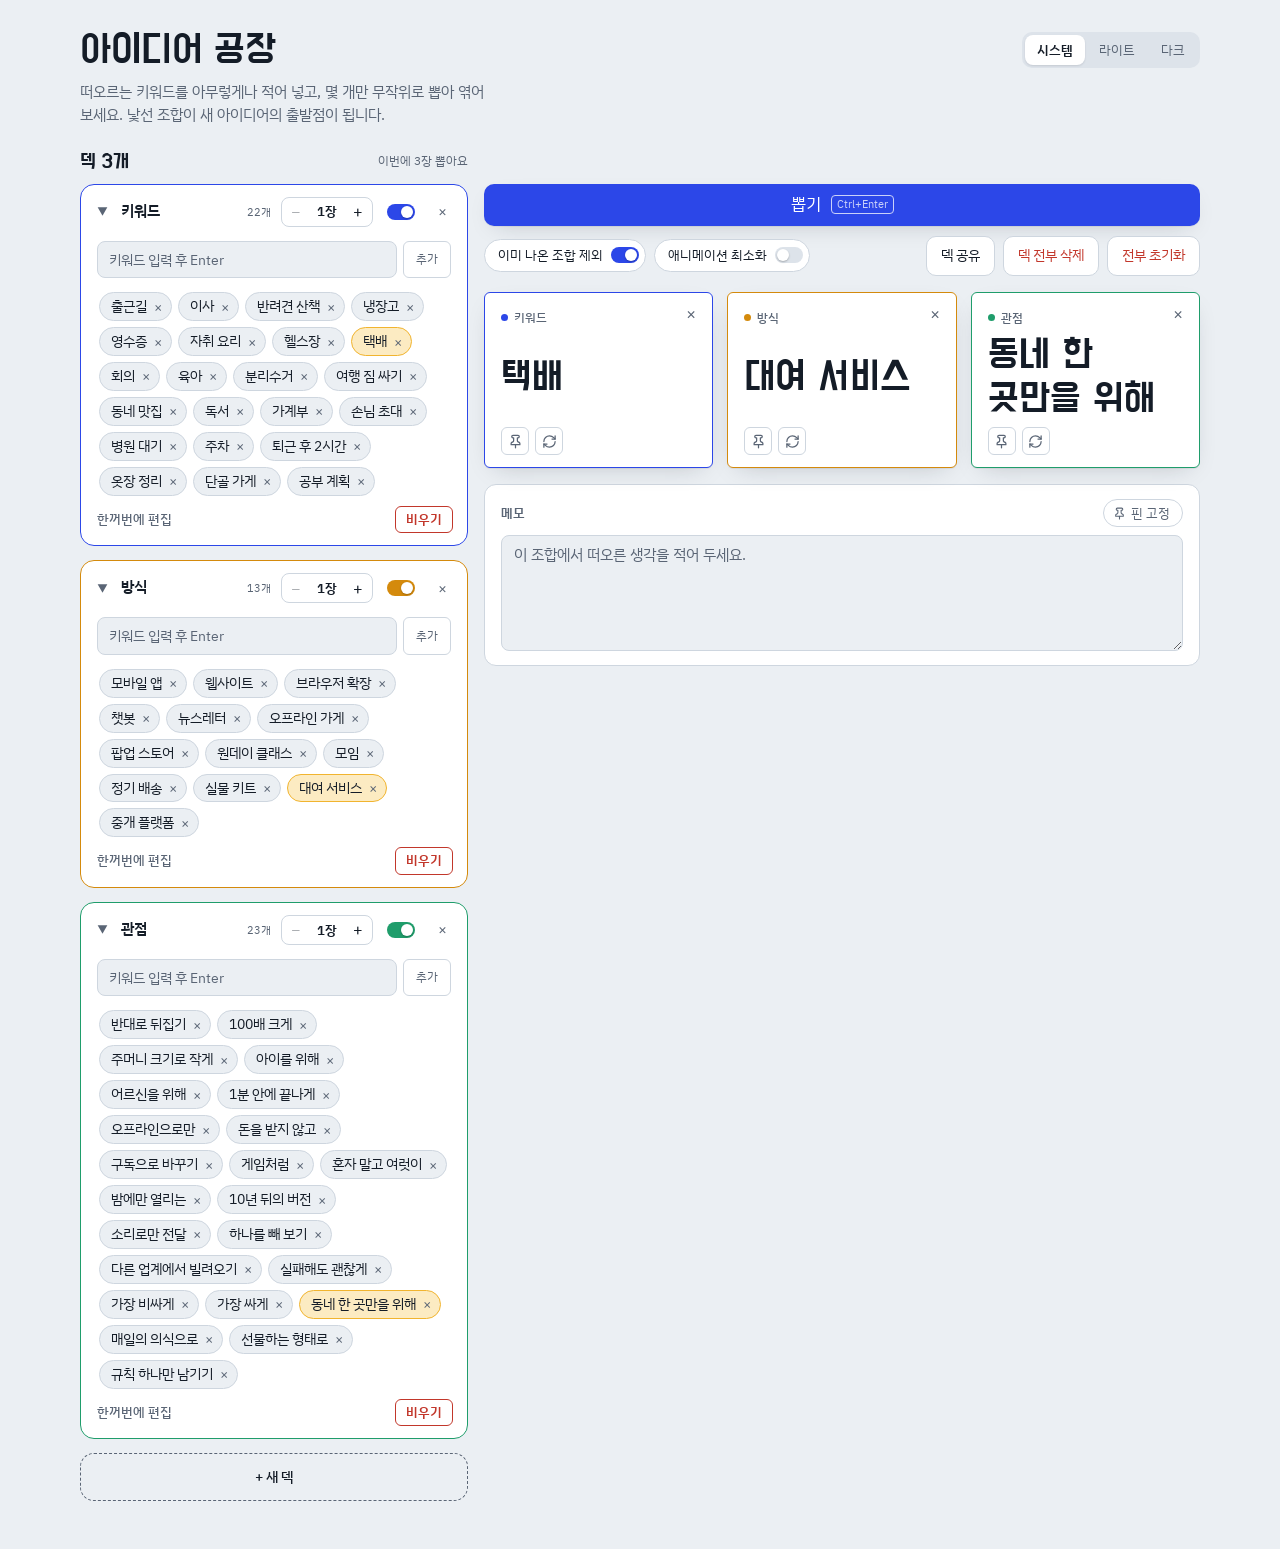
<file: index.html>
<!doctype html>
<html lang="ko">
<head>
<meta charset="utf-8">
<meta name="viewport" content="width=device-width, initial-scale=1, viewport-fit=cover">
<title>아이디어 공장</title>
<link rel="icon" href="favicon.svg" type="image/svg+xml">
<link rel="preconnect" href="https://fonts.googleapis.com">
<link rel="preconnect" href="https://fonts.gstatic.com" crossorigin>
<link rel="stylesheet" href="https://fonts.googleapis.com/css2?family=Do+Hyeon&family=IBM+Plex+Sans+KR:wght@400;500;600&display=swap">
<script>
  // 저장된 테마를 그리기 전에 먼저 적용해 깜빡임을 막음
  try { const t = JSON.parse(localStorage.getItem("kwdraw:theme")); if (t === "light" || t === "dark") document.documentElement.dataset.theme = t; } catch {}
  // 애니메이션 최소화: 'reduce'/'full'로 고른 값이 없으면 OS 설정(prefers-reduced-motion)을 따름.
  // 판단은 여기 한 곳에서만 하고, 본문 스크립트(스위치·OS 설정 변경)도 이 함수를 부름
  window.kwdrawMotion = choice => {
    if (choice === undefined) try { choice = JSON.parse(localStorage.getItem("kwdraw:motion")); } catch {}
    const on = choice === "reduce" || (choice !== "full" && matchMedia("(prefers-reduced-motion: reduce)").matches);
    if (on) document.documentElement.dataset.motion = "reduce"; else delete document.documentElement.dataset.motion;
    return on;
  };
  window.kwdrawMotion();
</script>
<link rel="stylesheet" href="style.css">
</head>
<body>

<div class="wrap">
  <header class="top">
    <h1>아이디어 공장</h1>
    <div class="seg" id="theme-seg" role="group" aria-label="화면 테마">
      <button type="button" data-theme-choice="system" aria-pressed="true">시스템</button>
      <button type="button" data-theme-choice="light" aria-pressed="false">라이트</button>
      <button type="button" data-theme-choice="dark" aria-pressed="false">다크</button>
    </div>
    <p>떠오르는 키워드를 아무렇게나 적어 넣고, 몇 개만 무작위로 뽑아 엮어 보세요. 낯선 조합이 새 아이디어의 출발점이 됩니다.</p>
  </header>

  <div class="grid">
    <div class="pools">
      <div class="decks" aria-label="저장한 덱">
        <div class="decks-head">
          <h2 class="sect" id="decks-title">덱</h2>
          <span class="decks-note" id="decks-note"></span>
        </div>
        <div class="deck-body" id="deck-body">
        <ul class="deck-list" id="deck-list"></ul>
        <button class="deck-add" id="deck-add" type="button">+ 새 덱</button>
        </div>
      </div>
    </div>

    <section class="stage" aria-label="뽑기 결과">
      <div class="controls">
        <button class="draw" id="draw" type="button">뽑기 <kbd id="draw-key">Cmd+Enter</kbd></button>
        <div class="ctrl-row">
          <span class="opts">
          <button class="toggle" id="opt-unique" type="button" aria-pressed="true">이미 나온 조합 제외<span class="sw"></span></button>
          <button class="toggle" id="opt-motion" type="button" aria-pressed="false">애니메이션 최소화<span class="sw"></span></button>
          </span>
          <!-- 토글 오른쪽 버튼 줄: 덱 공유, 위험한 두 버튼 -->
          <div class="result-actions">
            <button class="ghost" id="share" type="button">덱 공유</button>
            <span class="pair">
              <button class="ghost danger-text" id="wipe-open" type="button" aria-expanded="false" aria-controls="wipe-panel">덱 전부 삭제</button>
              <button class="ghost danger-text" id="reset-open" type="button" aria-expanded="false" aria-controls="reset-panel">전부 초기화</button>
            </span>
          </div>
        </div>
      </div>
      <div class="reset-panel" id="reset-panel" hidden>
        <b>처음 상태로 되돌릴까요?</b>
        <p class="reset-desc">저장한 덱, 뽑을 장 수·토글 설정, 지금 화면의 조합과 메모, 주소에 담긴 공유 내용이 지워져요. 지난 뽑기 기록, 테마, 애니메이션 최소화 설정은 남아요.</p>
        <div class="reset-actions">
          <button class="danger" id="reset-go" type="button">전부 초기화</button>
          <button class="ghost" id="reset-cancel" type="button">취소</button>
        </div>
      </div>
      <div class="reset-panel" id="wipe-panel" hidden>
        <b>덱을 모두 지울까요?</b>
        <p class="reset-desc">모든 덱과 키워드가 지워지고 빈 덱 하나로 시작해요. 지금 화면의 조합은 기록으로 넘어가요. 기록과 다른 설정은 남아요.</p>
        <div class="reset-actions">
          <button class="danger" id="wipe-go" type="button">덱 전부 삭제</button>
          <button class="ghost" id="wipe-cancel" type="button">취소</button>
        </div>
      </div>
      <div class="slips" id="slips" aria-live="polite"></div>
      <div class="empty-stage" id="empty-stage" hidden><b>아직 뽑은 쪽지가 없어요</b><span id="empty-hint"></span></div>

      <div class="combo" id="combo" hidden>
        <div class="memo">
          <div class="memo-head">
            <label class="label" for="memo">메모</label>
            <span class="memo-tools">
              <span class="memo-state" id="memo-state" aria-live="polite"></span>
              <button class="pin-btn" id="pin" type="button" aria-pressed="false">핀 고정</button>
            </span>
          </div>
          <textarea id="memo" placeholder="이 조합에서 떠오른 생각을 적어 두세요."></textarea>
        </div>
      </div>

      <div class="history" id="history" hidden>
        <div class="history-head">
          <h2 class="sect">기록</h2>
          <span class="history-tools">
            <span class="seg" id="filter-seg" role="group" aria-label="기록 거르기">
              <button type="button" data-filter="all" aria-pressed="true">전체</button>
              <button type="button" data-filter="pin" aria-pressed="false">핀</button>
            </span>
            <button class="linkbtn danger-link" id="history-clear-open" type="button" aria-expanded="false" aria-controls="history-clear-panel">기록 삭제</button>
          </span>
        </div>
        <div class="reset-panel" id="history-clear-panel" hidden>
          <b>지난 뽑기 기록을 모두 지울까요?</b>
          <p class="reset-desc" id="history-clear-note"></p>
          <div class="reset-actions">
            <button class="danger" id="history-clear-go" type="button">기록 삭제</button>
            <button class="ghost" id="history-clear-cancel" type="button">취소</button>
          </div>
        </div>
        <ol id="history-list"></ol>
      </div>
    </section>
  </div>
</div>
<div class="toast" id="toast" role="status" hidden></div>

<script type="module" src="js/main.js"></script>
</body>
</html>
</file>
<file: style.css>
/* 아이디어 공장 스타일. 왼쪽은 덱, 오른쪽은 뽑힌 쪽지가 놓이는 판. 좁은 화면에선 판이 위로 */
:root {
  color-scheme: light;
  --paper: #EBEFF3;
  --surface: #FFFFFF;
  --ink: #141C27;
  --muted: #5A6575;
  --line: #CED6DF;
  --accent: #2C47E8;
  --accent-ink: #FFFFFF;
  --mark: #F1B42F;
  --mark-soft: #FCEBC2;
  --danger: #C2372B;
  --danger-ink: #FFFFFF;
  /* 덱 구분 색: 저장한 덱 순서대로 */
  --c0: #2C47E8; --c1: #D48A0C; --c2: #1F9D6B; --c3: #0E8FB8; --c4: #7A4DD8;
  --chip-off: #DDE3EA;
  --shadow: 0 1px 0 rgba(20,28,39,.06), 0 8px 24px -12px rgba(20,28,39,.25);

  --f-display: "Do Hyeon", "IBM Plex Sans KR", system-ui, sans-serif;
  --f-body: "IBM Plex Sans KR", system-ui, -apple-system, "Apple SD Gothic Neo", sans-serif;
}
@media (prefers-color-scheme: dark) {
  :root:not([data-theme="light"]) {
    --paper: #0E131A; --surface: #171F2A; --ink: #E6ECF3; --muted: #93A0B2; --line: #2A3543;
    --accent: #7E90FF; --accent-ink: #0E131A; --mark: #F3C04F; --mark-soft: #3A3018; --chip-off: #222C39;
    --danger: #FF7B6E; --danger-ink: #0E131A;
    --c0: #7E90FF; --c1: #F3C04F; --c2: #4CC896; --c3: #5CC8E8; --c4: #B394FF;
    --shadow: 0 1px 0 rgba(0,0,0,.3), 0 10px 28px -12px rgba(0,0,0,.6);
    color-scheme: dark;
  }
}
:root[data-theme="dark"] {
  --paper: #0E131A; --surface: #171F2A; --ink: #E6ECF3; --muted: #93A0B2; --line: #2A3543;
  --accent: #7E90FF; --accent-ink: #0E131A; --mark: #F3C04F; --mark-soft: #3A3018; --chip-off: #222C39;
  --danger: #FF7B6E; --danger-ink: #0E131A;
    --c0: #7E90FF; --c1: #F3C04F; --c2: #4CC896; --c3: #5CC8E8; --c4: #B394FF;
  --shadow: 0 1px 0 rgba(0,0,0,.3), 0 10px 28px -12px rgba(0,0,0,.6);
  color-scheme: dark;
}

* { box-sizing: border-box; }
[hidden] { display: none !important; }
body {
  margin: 0;
  background: var(--paper);
  color: var(--ink);
  font-family: var(--f-body);
  font-size: 15px;
  line-height: 1.55;
  padding-left: max(16px, env(safe-area-inset-left, 0px));
  padding-right: max(16px, env(safe-area-inset-right, 0px));
  padding-block: 28px 48px;
}
button, input, textarea { font: inherit; color: inherit; }
:focus-visible { outline: 2px solid var(--accent); outline-offset: 2px; }

.wrap { max-width: 1120px; margin: 0 auto; display: grid; gap: 24px; }

header.top { display: grid; grid-template-columns: minmax(0, 1fr) auto; align-items: center; gap: 8px 16px; }
header.top h1 { font-family: var(--f-display); font-weight: 400; font-size: clamp(30px, 4.2vw, 40px); line-height: 1.1; margin: 0; letter-spacing: -.01em; text-wrap: balance; word-break: keep-all; }
header.top p { margin: 0; color: var(--muted); max-width: 46ch; grid-column: 1 / -1; }

.grid { display: grid; grid-template-columns: minmax(0, 380px) minmax(0, 1fr); gap: 24px; align-items: start; }
/* 좁은 화면: 결과(뽑기 줄·쪽지·버튼 줄) → 덱 → 메모 → 기록 순서. 기록은 .stage 안에 있어서 .stage를 풀어(display: contents) 따로 순서를 줌 */
@media (max-width: 820px) {
  .grid { grid-template-columns: minmax(0, 1fr); }
  .grid > .stage { display: contents; }   /* 아래쪽 .stage { display: grid }보다 우선하도록 .grid를 붙임 */
  /* 쪽지 → 뽑기 → 덱 공유 → 삭제·초기화(확인 창 포함) → 토글 → 덱 → 메모 → 기록. 뽑기 줄(.controls, .ctrl-row)도 풀어서 뽑기와 토글 사이에 버튼 줄을 끼움.
     main.js(placeFlow)가 DOM도 이 순서로 옮겨 Tab 순서를 맞춤. order는 옮기기 전 첫 화면용이라, 옮기기 전·후 어디 있든 맞도록 위치가 아닌 요소로 고름 */
  .grid > .stage > .controls, .grid > .stage > .controls > .ctrl-row { display: contents; }
  .grid .slips, .grid .empty-stage { order: -6; }
  .grid .draw { order: -5; }
  .grid .result-actions, #reset-panel, #wipe-panel { order: -4; margin-top: -14px; }   /* .grid 간격 24px → 10px */
  .grid .opts { order: -3; margin-top: -14px; }
  .grid .combo { order: 1; }     /* 메모는 덱 아래, 기록 바로 위 */
  .grid .history { order: 2; }
}

.label { font-size: 13px; font-weight: 600; color: var(--muted); }
/* 구역 제목 (덱, 기록): 쪽지 단어와 같은 글꼴 */
.sect { font-family: var(--f-display); font-weight: 400; font-size: 21px; line-height: 1; color: var(--ink); margin: 0; }

/* 세그먼트 버튼 (통 개수, 기록 필터) */
.seg { display: inline-flex; background: var(--chip-off); border-radius: 10px; padding: 3px; gap: 2px; }
.seg button { border: 0; background: none; border-radius: 8px; padding: 5px 12px; font-size: 13px; cursor: pointer; color: var(--muted); }
.seg button[aria-pressed="true"] { background: var(--surface); color: var(--ink); font-weight: 600; box-shadow: 0 1px 2px rgba(20,28,39,.12); }

/* ── 통 (입력) ── */
.pools { display: grid; gap: 14px; min-width: 0; }
.foot-right { display: flex; gap: 14px; margin-left: auto; }
.toggle.mini { padding: 4px; border: 0; background: none; }
.reset-panel { width: 100%; background: var(--surface); border: 1px solid var(--danger); border-radius: 12px; padding: 14px 16px; display: grid; gap: 10px; }
.reset-panel b { font-weight: 600; }
.reset-desc { margin: 0; color: var(--muted); font-size: 13px; }
.reset-actions { display: flex; gap: 8px; flex-wrap: wrap; }
.danger { height: 40px; padding: 0 14px; border-radius: 10px; border: 0; background: var(--danger); color: var(--danger-ink); cursor: pointer; font-size: 13.5px; font-weight: 600; }
.danger:disabled { opacity: .4; cursor: default; }
.chips { display: flex; flex-wrap: wrap; gap: 6px; padding: 2px; }
.chip {
  display: inline-flex; align-items: center;
  border: 1px solid var(--line); background: var(--paper); border-radius: 999px;
  font-size: 13.5px; transition: background .15s, opacity .15s;
}
.chip:hover { border-color: var(--muted); }
.chip-label { border: 0; background: none; padding: 3px 3px 3px 11px; cursor: pointer; border-radius: 999px 0 0 999px; }
.chip-x { border: 0; background: none; padding: 3px 9px 3px 4px; cursor: pointer; color: var(--muted); font-size: 14px; line-height: 1; border-radius: 0 999px 999px 0; }
.chip-x:hover { color: var(--danger); }
.chip-add { display: flex; gap: 6px; }
.add-input {
  flex: 1; min-width: 0; background: var(--paper); border: 1px solid var(--line); border-radius: 8px;
  padding: 7px 11px; font-size: 14px;
}
.add-input::placeholder { color: var(--muted); }
.chip-add .mini-btn { padding: 0 12px; }


/* 저장한 덱: 체크(이번에 쓸지) · 이름(눌러서 편집) · 장 수 */
.decks { display: grid; gap: 12px; min-width: 0; }
.decks-head { display: flex; align-items: center; justify-content: space-between; gap: 8px; flex-wrap: wrap; }
.decks-note { font-size: 12px; color: var(--muted); font-variant-numeric: tabular-nums; }
.deck-list { list-style: none; margin: 0; padding: 0; display: grid; gap: 14px; }
.deck-row {
  display: grid; gap: 14px;
  background: var(--surface); border: 1px solid var(--line); border-radius: 14px; padding: 12px 12px 12px 16px;
}
.deck-row.on { border-color: var(--dot); padding-bottom: 16px; }
.deck-head { display: grid; grid-template-columns: minmax(0, 1fr) auto auto auto; align-items: center; gap: 10px; }
.deck-title { display: flex; align-items: baseline; gap: 8px; min-width: 0; }
.deck-name {
  min-width: 0; width: 100%; max-width: 16ch; border: 0; border-bottom: 1.5px dashed transparent; border-radius: 0;
  background: none; padding: 2px 0; font-size: 14.5px; font-weight: 600;
}
.deck-name:hover { border-bottom-color: var(--line); }
.deck-name:focus { border-bottom-color: var(--dot); outline: none; }
.deck-fold {
  flex: none; align-self: center; width: 22px; height: 22px; margin-left: -6px; border: 0; background: none; color: var(--muted);
  border-radius: 6px; cursor: pointer; font-size: 11px; line-height: 1; transition: transform .15s;
}
.deck-fold:hover { color: var(--ink); background: var(--paper); }
.deck-fold[aria-expanded="false"] { transform: rotate(-90deg); }
.deck-row.unused .deck-fold { visibility: hidden; }
.deck-row.on.folded { padding-bottom: 12px; }
.deck-title small { font-size: 11px; color: var(--muted); font-variant-numeric: tabular-nums; flex: none; }
.deck-edit { display: grid; gap: 12px; padding-right: 4px; }
.deck-edit textarea {
  width: 100%; min-height: 96px; resize: vertical;
  background: var(--paper); border: 1px solid var(--line); border-radius: 10px; padding: 10px 12px; line-height: 1.6;
}
.deck-row.unused .deck-title, .deck-row.unused .deck-step { opacity: .5; }
.decks-head .decks-note { min-width: 0; text-align: right; }
.deck-body { display: grid; gap: 8px; }
.deck-del { min-width: 26px; border: 0; background: none; color: var(--muted); cursor: pointer; padding: 4px 6px; border-radius: 6px; font-size: 15px; line-height: 1; }
.deck-del:hover { color: var(--danger); }
.deck-del.armed { background: var(--danger); color: var(--danger-ink); font-size: 12px; font-weight: 600; padding: 5px 8px; }
/* 덱 켜기/끄기 스위치: 켜지면 덱 색 */
.deck-row .deck-use[aria-pressed="true"] .sw { background: var(--dot); }
.deck-step { display: inline-flex; align-items: center; border: 1px solid var(--line); border-radius: 8px; }
.deck-step button { width: 28px; height: 28px; border: 0; background: none; cursor: pointer; font-size: 16px; border-radius: 7px; }
.deck-step button:hover:not(:disabled) { background: var(--paper); }
.deck-step button:disabled { opacity: .35; cursor: default; }
.deck-step b { min-width: 2.6em; text-align: center; font-size: 13px; font-weight: 600; font-variant-numeric: tabular-nums; }
/* + 새 덱: 덱 카드와 같은 폭의 점선 칸 ("덱이 하나 더 들어갈 자리") */
.deck-add { justify-self: stretch; margin-top: 6px; border: 1.5px dashed var(--muted); background: none; color: var(--ink); border-radius: 14px; padding: 12px; font-size: 14px; font-weight: 500; cursor: pointer; }
.deck-add:hover { color: var(--accent); border-color: var(--accent); background: var(--surface); }

.chip.off { background: var(--chip-off); color: var(--muted); text-decoration: line-through; opacity: .7; }
.chip.hit { background: var(--mark-soft); border-color: var(--mark); }
.chips-empty { color: var(--muted); font-size: 13px; }
.pool-foot { display: flex; justify-content: space-between; gap: 8px; flex-wrap: wrap; }
.linkbtn { background: none; border: 0; padding: 3px 6px; margin: -3px -6px; border-radius: 6px; color: var(--muted); font-size: 12.5px; font-weight: 500; cursor: pointer; }
.linkbtn:hover:not(:disabled) { color: var(--ink); background: var(--chip-off); }
.linkbtn:disabled { opacity: .4; cursor: default; }
/* 위험한 글자 버튼 (기록 삭제): 빨간 글씨 */
.linkbtn.danger-link { color: var(--danger); font-weight: 600; }
.linkbtn.danger-link:hover, .linkbtn.danger-link[aria-expanded="true"] { color: var(--danger); background: var(--chip-off); }

/* ── 판 (결과) ── */
.stage { display: grid; gap: 16px; min-width: 0; }
/* 뽑기 줄: [뽑기(한 줄 전체)] / 다음 줄에 [토글 두 개] ……… [덱 공유][덱 전부 삭제][전부 초기화]. 다 안 들어가면 버튼 셋이 다음 줄로 */
.controls { display: grid; gap: 10px; }
.ctrl-row { display: flex; flex-wrap: wrap; justify-content: space-between; align-items: center; gap: 8px 16px; }
/* 버튼 줄. 휴대폰(820px 이하)에선 뽑기 아래: 덱 공유가 한 줄 전체, 위험한 두 버튼이 다음 줄 반반 폭 (그 아래 토글 두 개도 같은 반반 폭·높이) */
.result-actions { display: flex; flex-wrap: wrap; justify-content: space-between; gap: 8px; }
.result-actions .pair { display: flex; gap: 8px; }
@media (max-width: 820px) {
  .result-actions > #share, .result-actions .pair { flex: 1 1 100%; }
  .result-actions .pair > button { flex: 1; }
}
/* 초기화·덱 전부 삭제: 다른 버튼과 같은 모양에 글자만 빨강 */
.ghost.danger-text { color: var(--danger); }
.ghost.danger-text:hover, .ghost.danger-text[aria-expanded="true"] { border-color: var(--danger); }
/* 휴대폰: 단축키 표시 숨김 */
@media (max-width: 560px) { .draw kbd { display: none; } }
/* 넓은 화면: 뽑기 줄 위쪽 끝을 첫 덱 카드 위쪽 끝에 맞춤 (왼쪽 '덱 N개' 줄 높이 + 간격만큼 내림) */
@media (min-width: 821px) { .stage { padding-top: 33px; } }
/* 뽑기 버튼 */
.draw {
  border-radius: 10px; cursor: pointer;
  background: var(--accent); color: var(--accent-ink);
  font-family: var(--f-body); font-weight: 400; box-shadow: var(--shadow);   /* Do Hyeon은 굵게만 보여서 사용자가 본문 글꼴 보통 굵기로 바꿈 */
  transition: transform .12s;
}
@media (hover: hover) {
  .draw:hover:not(:disabled) { transform: translateY(-1px); }
}
.draw:active:not(:disabled) { transform: translateY(1px); }
.draw {
  height: 42px; padding: 0 22px; border: 0; font-size: 17px;
  display: inline-flex; align-items: center; justify-content: center; gap: 10px;
}
.draw:disabled { opacity: .45; cursor: default; }
.draw kbd { font-family: var(--f-body); font-size: 11px; font-variant-numeric: tabular-nums; opacity: .75; border: 1px solid currentColor; border-radius: 4px; padding: 0 5px; }
.ghost { height: 40px; padding: 0 14px; white-space: nowrap; border-radius: 10px; border: 1px solid var(--line); background: var(--surface); cursor: pointer; font-size: 13.5px; }
.ghost:hover:not(:disabled) { border-color: var(--muted); }
.ghost:disabled { opacity: .4; cursor: default; }

.toggle {
  display: inline-flex; align-items: center; gap: 8px; cursor: pointer;
  border: 1px solid var(--line); background: var(--surface); border-radius: 999px;
  padding: 5px 13px 5px 6px; font-size: 13px;
}
.toggle .sw { width: 28px; height: 16px; border-radius: 999px; background: var(--chip-off); position: relative; transition: background .15s; flex: none; }
.toggle .sw::after { content: ""; position: absolute; top: 2px; left: 2px; width: 12px; height: 12px; border-radius: 50%; background: var(--surface); box-shadow: 0 1px 2px rgba(0,0,0,.25); transition: left .15s; }
.toggle[aria-pressed="true"] .sw { background: var(--accent); }
.toggle[aria-pressed="true"] .sw::after { left: 14px; }
.toggle small { color: var(--muted); font-size: 12px; }
.opts { display: flex; flex-wrap: wrap; gap: 8px; }
#opt-unique, #opt-motion { padding: 5px 6px 5px 13px; }   /* 글자 왼쪽, 스위치 오른쪽 (덱 카드 스위치와 같은 순서) */
/* 휴대폰: 토글 두 개를 위 버튼(덱 전부 삭제·전부 초기화)과 같은 반반 폭·높이·모서리로. 글자 왼쪽, 스위치 오른쪽 끝 */
@media (max-width: 820px) {
  .opts { display: grid; grid-template-columns: 1fr 1fr; gap: 8px; }
  #opt-unique, #opt-motion { min-height: 40px; min-width: 0; padding: 4px 12px 4px 14px; border-radius: 10px; justify-content: space-between; font-size: 13.5px; line-height: 1.25; text-align: left; word-break: keep-all; }   /* 아주 좁으면(360px 미만) 글자가 두 줄로 */
}

.slips { display: grid; grid-template-columns: repeat(auto-fill, minmax(180px, 1fr)); gap: 14px; }
.slip {
  position: relative; background-color: var(--surface); border: 1.5px solid var(--dot, var(--line)); border-radius: 6px;
  min-height: 132px; padding: 16px 16px 12px; display: grid; grid-template-rows: auto 1fr auto; gap: 6px;
  box-shadow: var(--shadow);
}
.slip.locked { border-color: var(--mark); box-shadow: 0 0 0 2px var(--mark-soft), var(--shadow); }
.slip-x {
  position: absolute; top: 8px; right: 8px; width: 26px; height: 26px; border: 0; border-radius: 7px;
  background: none; color: var(--muted); cursor: pointer; font-size: 17px; line-height: 1;
}
.slip-x:hover { background: var(--paper); color: var(--ink); }
.slip .meta { padding-right: 26px; }
.slip .meta { display: flex; justify-content: space-between; gap: 8px; font-size: 12px; font-weight: 500; color: var(--muted); }
.slip .src { display: inline-flex; align-items: center; gap: 6px; min-width: 0; overflow: hidden; text-overflow: ellipsis; white-space: nowrap; }
.slip .src::before { content: ""; width: 7px; height: 7px; border-radius: 50%; background: var(--dot, var(--accent)); flex: none; }
.slip .word {
  font-family: var(--f-display); font-size: clamp(30px, 3.4vw, 40px); line-height: 1.1;
  align-self: center; overflow-wrap: anywhere; text-wrap: balance; word-break: keep-all;
}
.slip.spinning .word { color: var(--muted); filter: blur(.4px); }
.slip .acts { display: flex; gap: 6px; flex-wrap: wrap; min-height: 28px; }   /* 빈 쪽지(버튼 없음)도 진짜 쪽지와 같은 높이 */
.slip .acts button { border: 1px solid var(--line); background: none; border-radius: 6px; padding: 2px 9px; font-size: 12px; cursor: pointer; color: var(--muted); }
.slip .acts button:hover { color: var(--ink); border-color: var(--muted); }
.slip.locked .acts .lock { background: var(--mark); border-color: var(--mark); color: #141C27; }
/* 아이콘 버튼 (이것만 다시·고정): 글자 대신 아이콘, 이름은 title·aria-label로 */
.slip .acts .ico-btn, .mini-btn.ico-btn { width: 28px; height: 28px; padding: 0; display: inline-grid; place-items: center; }
.ico { width: 15px; height: 15px; fill: none; stroke: currentColor; stroke-width: 2; stroke-linecap: round; stroke-linejoin: round; }
.slip.locked .lock .ico { fill: currentColor; }
.slip.landed { animation: land .35s cubic-bezier(.2,.9,.3,1.3); }
@keyframes land { from { transform: translateY(-6px) scale(.97); } }

/* 아직 안 뽑았을 때 깔아 두는 빈 쪽지 */
.slip.slip-ph { border-style: dashed; background: none; box-shadow: none; }
.slip.slip-ph .word { color: var(--line); }
/* 덱 비우기: 빨간 글씨에 테두리까지 */
.linkbtn.clear-btn { border: 1px solid currentColor; margin: -4px -2px; padding: 3px 10px; }
.linkbtn.clear-btn.armed, .linkbtn.clear-btn.armed:hover { background: var(--danger); border-color: var(--danger); color: var(--danger-ink); }
.empty-stage { border: 1.5px dashed var(--line); border-radius: 12px; padding: 36px 20px; text-align: center; color: var(--muted); }
.empty-stage b { display: block; font-family: var(--f-display); font-weight: 400; font-size: 24px; color: var(--ink); margin-bottom: 4px; }

.combo { background: var(--surface); border: 1px solid var(--line); border-radius: 12px; padding: 14px 16px; display: grid; gap: 8px; }
/* 핀 고정 (이번 조합·기록 목록). 눌리면 마리골드에 아이콘 속을 채움 */
.pin-btn { display: inline-flex; align-items: center; gap: 5px; border: 1px solid var(--line); background: none; border-radius: 999px; padding: 3px 12px 3px 9px; font-size: 13px; cursor: pointer; color: var(--muted); }
.pin-btn .ico { width: 13px; height: 13px; }
.pin-btn:hover { border-color: var(--muted); color: var(--ink); }
.pin-btn[aria-pressed="true"] { background: var(--mark-soft); border-color: var(--mark); color: var(--ink); }
.pin-btn[aria-pressed="true"] .ico, .history .h-pin[aria-pressed="true"] .ico { fill: currentColor; }
.mini-btn { flex: none; border: 1px solid var(--line); background: none; border-radius: 6px; padding: 2px 9px; font-size: 12px; cursor: pointer; color: var(--muted); }
.mini-btn:hover { color: var(--ink); border-color: var(--muted); }

/* 메모 */
.memo { display: grid; gap: 8px; }
/* 메모 머리줄: [메모] ……… [저장됨 · 시각] [핀 고정] */
.memo-head { display: flex; justify-content: space-between; align-items: center; gap: 8px; }
.memo-tools { display: flex; align-items: center; gap: 10px; }
.memo-state { font-size: 12px; font-variant-numeric: tabular-nums; color: var(--muted); }
textarea#memo::placeholder { color: var(--muted); }
textarea#memo {
  --lh: 26px;
  width: 100%; min-height: calc(var(--lh) * 4 + 12px); resize: vertical;
  border: 1px solid var(--line); border-radius: 8px; padding: 6px 12px;
  line-height: var(--lh); font-size: 14.5px;
  background-color: var(--paper);
}

.history { display: grid; gap: 8px; }
.history-head { display: flex; justify-content: space-between; align-items: center; flex-wrap: wrap; gap: 8px 14px; }
.history-tools { display: flex; align-items: center; gap: 14px; flex-wrap: wrap; }
.history ol { list-style: none; margin: 0; padding: 0; display: grid; }
.history li { display: grid; grid-template-columns: minmax(0, 1fr) auto auto; align-items: center; border-top: 1px solid var(--line); }
.history .h-open {
  width: 100%; text-align: left; background: none; border: 0;
  padding: 9px 2px; cursor: pointer; font-size: 13.5px; min-width: 0;
  display: grid; grid-template-columns: auto minmax(0, 1fr); column-gap: 12px; row-gap: 2px; align-items: baseline;
}
.history .h-open:hover .words { color: var(--accent); }
.history .t { font-size: 12px; color: var(--muted); font-variant-numeric: tabular-nums; }
.history .words, .history .memo-preview { min-width: 0; overflow: hidden; text-overflow: ellipsis; white-space: nowrap; }
.history .memo-preview { grid-column: 2; color: var(--muted); font-size: 12.5px; }
.history .memo-preview::before { content: "✎ "; color: var(--mark); }
.history .h-pin, .history .h-memo { background: none; border: 0; cursor: pointer; line-height: 0; padding: 8px; border-radius: 6px; color: var(--muted); }
.history .h-pin .ico, .history .h-memo .ico { width: 16px; height: 16px; }
.history .h-pin:hover, .history .h-memo:hover, .history .h-memo[aria-expanded="true"] { color: var(--ink); background: var(--chip-off); }
/* 기록 줄 아래 메모 칸 (뒤늦게 메모 남기기) */
.history .h-memo-edit {
  grid-column: 1 / -1; margin: 0 0 10px; width: 100%; resize: vertical; min-height: 60px;
  border: 1px solid var(--line); border-radius: 8px; padding: 6px 10px; font-size: 14px; line-height: 1.6;
  background: var(--paper);
}
.history .h-memo-edit::placeholder { color: var(--muted); }
.history li.pinned .h-memo-edit { margin-inline: 8px; width: calc(100% - 16px); background: var(--surface); }
.history .h-pin[aria-pressed="true"] { color: var(--mark); }
/* 핀 고정한 기록(맨 위)은 연한 마리골드 바탕 */
.history li.pinned { background: var(--mark-soft); border-top-color: transparent; border-radius: 8px; margin-bottom: 2px; }
.history li.pinned .h-open { padding-left: 8px; }
.history-empty { color: var(--muted); font-size: 13px; padding: 9px 2px; }
.history .h-more { padding: 10px 2px; justify-self: start; }

.toast { position: fixed; left: 50%; bottom: calc(24px + env(safe-area-inset-bottom, 0px)); transform: translateX(-50%); background: var(--ink); color: var(--paper); padding: 8px 16px; border-radius: 8px; font-size: 13.5px; max-width: calc(100% - 32px); }

/* 터치 화면: 작은 버튼의 누르는 영역을 키움 */
@media (pointer: coarse) {
  .chip-label { padding: 7px 4px 7px 12px; }
  .chip-x { padding: 7px 12px 7px 6px; }
  .slip .acts button, .mini-btn { padding: 6px 12px; }
  .slip .acts .ico-btn, .mini-btn.ico-btn { width: 36px; height: 36px; padding: 0; }
  .slip .acts { min-height: 36px; }
  .slip-x, .deck-del { min-width: 36px; height: 36px; }
  .deck-step button { width: 36px; height: 36px; }
  .deck-fold { width: 32px; height: 32px; }
  .toggle.mini { padding: 10px 6px; }
}
.toast { display: flex; align-items: center; gap: 12px; }
.toast button { border: 0; background: none; padding: 2px 0; color: var(--mark); font-weight: 600; cursor: pointer; text-decoration: underline; text-underline-offset: 3px; }

/* 애니메이션 최소화 (뽑기 줄의 스위치, 기본은 OS 설정을 따름) */
:root[data-motion="reduce"] *, :root[data-motion="reduce"] ::before, :root[data-motion="reduce"] ::after { animation: none !important; transition: none !important; }
:root[data-motion="reduce"] .draw { transform: none !important; }
</file>
